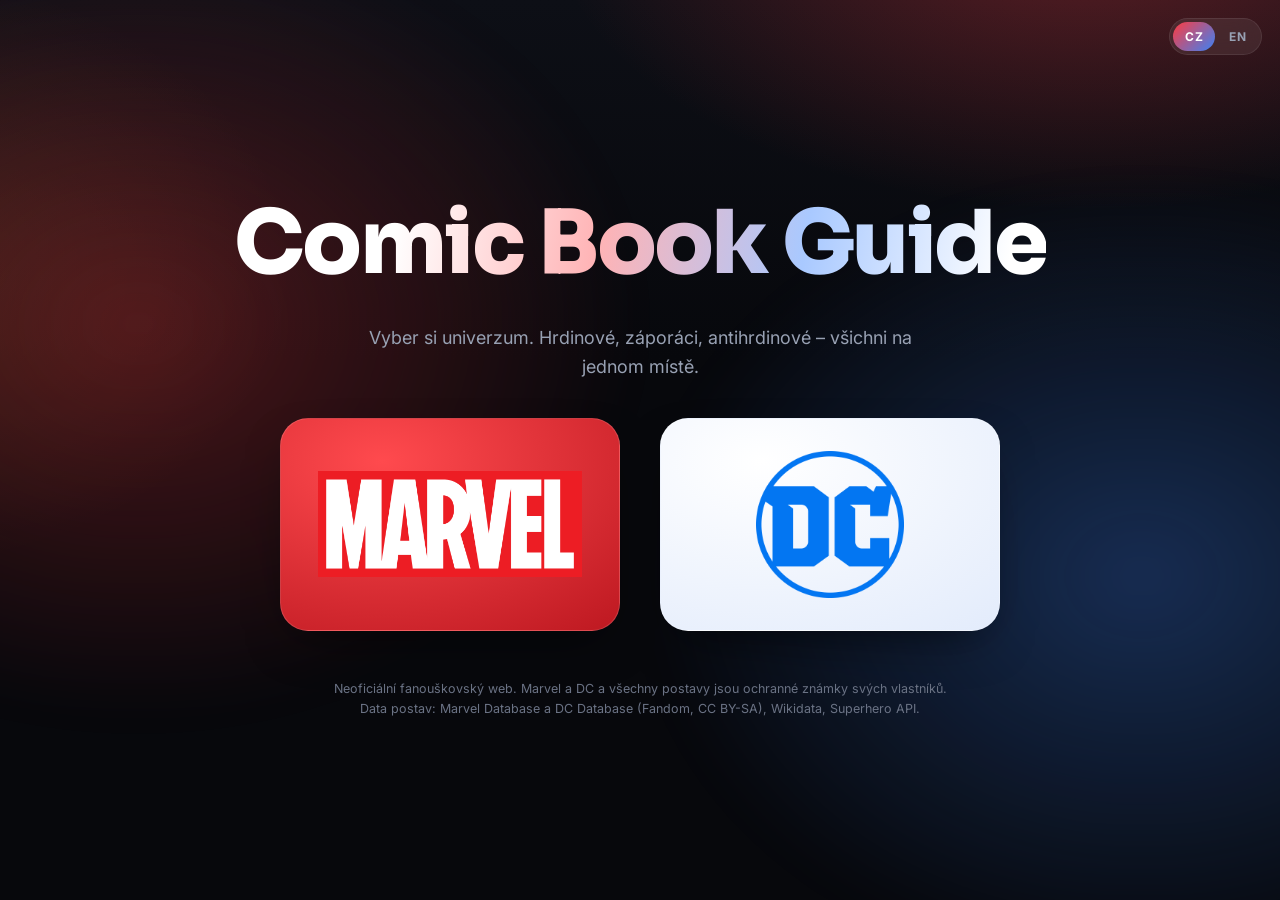
<file: index.html>
<!doctype html>
<html lang="cs">
<head>
  <meta charset="utf-8">
  <meta name="viewport" content="width=device-width, initial-scale=1">
  <!-- obrázky z Fandomu (static.wikia.nocookie.net) se s cizím referrerem nenačtou -->
  <meta name="referrer" content="no-referrer">
  <title>Comic Book Guide – Marvel &amp; DC</title>
  <link rel="preconnect" href="https://fonts.googleapis.com">
  <link rel="preconnect" href="https://fonts.gstatic.com" crossorigin>
  <link href="https://fonts.googleapis.com/css2?family=Inter:wght@400;500;600;700;800&family=Sora:wght@600;700;800&display=swap" rel="stylesheet">
  <link rel="stylesheet" href="css/style.css">
</head>
<body>
  <main class="landing">
    <h1>Comic Book Guide</h1>
    <p class="lead" data-i18n="site.lead">Vyber si univerzum. Hrdinové, záporáci, antihrdinové – všichni na jednom místě.</p>

    <nav class="choices" aria-label="Výběr univerza" data-i18n-aria="nav.choose">
      <a class="logo-link marvel" href="universe.html?u=marvel" aria-label="Marvel">
        <!-- Oficiální logo: ulož soubor jako assets/marvel-logo.png a zobrazí se místo textu -->
        <img src="assets/marvel-logo.png" alt="Marvel" onerror="this.replaceWith(Object.assign(document.createElement('span'),{className:'logo-text marvel',textContent:'MARVEL'}))">
      </a>
      <a class="logo-link dc" href="universe.html?u=dc" aria-label="DC">
        <!-- Oficiální logo: ulož soubor jako assets/dc-logo.png -->
        <img src="assets/dc-logo.png" alt="DC" onerror="this.replaceWith(Object.assign(document.createElement('span'),{className:'logo-text dc',textContent:'DC'}))">
      </a>
    </nav>

    <p class="note" data-i18n="site.note"></p>
  </main>
  <script type="module" src="js/i18n.js"></script>
</body>
</html>
</file>
<file: css/style.css>
/* =========================================================================
   Comic Book Guide – styly
   Tmavý „glass“ vzhled, barva zvýraznění podle univerza (Marvel červená, DC modrá)
   ========================================================================= */

:root {
  --bg: #07080c;
  --bg-2: #0d0f16;
  --glass: rgba(255, 255, 255, .045);
  --glass-2: rgba(255, 255, 255, .075);
  --glass-hi: rgba(255, 255, 255, .11);
  --line: rgba(255, 255, 255, .08);
  --line-2: rgba(255, 255, 255, .14);
  --text: #f2f4f8;
  --muted: #98a1b3;
  --faint: #6b7385;

  --accent: #ff3b3f;        /* přepisuje se podle univerza */
  --accent-2: #ff8a3d;
  --glow: rgba(255, 59, 63, .35);

  --hero: #34d399;
  --villain: #fb7185;
  --neutral: #fbbf24;

  --radius: 20px;
  --radius-sm: 12px;
  --shadow: 0 20px 50px -20px rgba(0, 0, 0, .7);
  --ease: cubic-bezier(.2, .8, .2, 1);

  --font: "Inter", system-ui, -apple-system, "Segoe UI", Roboto, sans-serif;
  --display: "Sora", "Inter", system-ui, sans-serif;

  /* pozadí obrázků postav (komiksový rastr) */
  --paper: #fff1dc;
  --paper-2: #f3c3a0;
}
body.marvel { --accent: #ff3b3f; --accent-2: #ff8a3d; --glow: rgba(255, 59, 63, .35); }
body.dc     { --accent: #3b82f6; --accent-2: #22d3ee; --glow: rgba(59, 130, 246, .38); --paper: #e8f1ff; --paper-2: #a8c6f4; }

/* ---------- Základ ---------- */
* { box-sizing: border-box; }
html { scroll-behavior: smooth; }
html, body { margin: 0; }
body {
  min-height: 100vh;
  background: var(--bg);
  color: var(--text);
  font-family: var(--font);
  line-height: 1.6;
  -webkit-font-smoothing: antialiased;
}
/* jemná barevná záře v pozadí celé stránky */
body::before {
  content: ""; position: fixed; inset: 0; z-index: -1; pointer-events: none;
  background:
    radial-gradient(900px 500px at 85% -10%, var(--glow), transparent 60%),
    radial-gradient(700px 500px at -10% 30%, color-mix(in srgb, var(--accent-2) 14%, transparent), transparent 60%),
    linear-gradient(180deg, var(--bg-2), var(--bg) 40%);
}
a { color: inherit; }
img { max-width: 100%; display: block; }
::selection { background: var(--accent); color: #fff; }
:focus-visible { outline: 2px solid var(--accent); outline-offset: 3px; border-radius: 8px; }

/* ---------- Horní lišta ---------- */
.topbar {
  position: sticky; top: 0; z-index: 10;
  display: flex; align-items: center; gap: 16px;
  padding: 12px clamp(16px, 4vw, 40px);
  background: rgba(7, 8, 12, .72);
  backdrop-filter: saturate(160%) blur(16px);
  -webkit-backdrop-filter: saturate(160%) blur(16px);
  border-bottom: 1px solid var(--line);
}
.topbar::after {   /* tenká barevná linka */
  content: ""; position: absolute; left: 0; right: 0; bottom: -1px; height: 1px;
  background: linear-gradient(90deg, transparent, var(--accent), var(--accent-2), transparent);
  opacity: .7;
}
.topbar a.home {
  text-decoration: none; font-family: var(--display); font-weight: 800;
  letter-spacing: .02em; font-size: 15px; white-space: nowrap;
  display: inline-flex; align-items: center; gap: 10px;
}
.topbar a.home::before {   /* malé logo-kolečko */
  content: ""; width: 22px; height: 22px; border-radius: 7px;
  background: linear-gradient(135deg, var(--accent), var(--accent-2));
  box-shadow: 0 0 18px var(--glow);
}
.topbar .crumbs { color: var(--muted); font-size: 14px; overflow: hidden; text-overflow: ellipsis; white-space: nowrap; min-width: 0; }
.topbar .crumbs a { color: var(--text); text-decoration: none; }
.topbar .crumbs a:hover { color: var(--accent); }
.topbar .switch { margin-left: auto; font-size: 14px; color: var(--muted); white-space: nowrap; }
.topbar .switch a {
  color: var(--text); text-decoration: none; font-weight: 600;
  padding: 5px 12px; border-radius: 999px; background: var(--glass-2); border: 1px solid var(--line);
  margin-left: 6px; transition: background .2s;
}
.topbar .switch a:hover { background: var(--glass-hi); }

.wrap { max-width: 1320px; margin: 0 auto; padding: 32px clamp(16px, 4vw, 40px) 80px; }

/* ---------- Přepínač jazyka ---------- */
.lang-switch {
  display: inline-flex; padding: 3px; gap: 2px; margin-left: auto; flex-shrink: 0;
  border-radius: 999px; background: var(--glass-2); border: 1px solid var(--line);
}
.topbar .switch + .lang-switch, .topbar .crumbs + .lang-switch { margin-left: 12px; }
.topbar .crumbs + .lang-switch { margin-left: auto; }
.lang-switch button {
  background: transparent; color: var(--muted); border: 0; border-radius: 999px;
  padding: 5px 12px; font: inherit; font-size: 12px; font-weight: 700; letter-spacing: .04em; cursor: pointer;
  transition: color .2s, background .2s;
}
.lang-switch button:hover { color: var(--text); }
.lang-switch button[aria-pressed="true"] { background: linear-gradient(135deg, var(--accent), var(--accent-2)); color: #fff; }
.lang-switch.floating { position: fixed; top: 18px; right: 18px; z-index: 20; backdrop-filter: blur(12px); --accent: #ff3b3f; --accent-2: #3b82f6; }

/* ---------- Úvodní stránka ---------- */
.landing {
  min-height: 100vh;
  display: flex; flex-direction: column; align-items: center; justify-content: center;
  gap: 36px; padding: 72px 16px 40px; position: relative; overflow: hidden;
}
.landing::before {
  content: ""; position: absolute; inset: -20%; z-index: -1; pointer-events: none;
  background:
    radial-gradient(40% 45% at 22% 40%, rgba(255, 59, 63, .28), transparent 70%),
    radial-gradient(40% 45% at 78% 60%, rgba(59, 130, 246, .3), transparent 70%);
  filter: blur(20px);
}
.landing h1 {
  margin: 0; text-align: center; font-family: var(--display); font-weight: 800;
  font-size: clamp(40px, 8vw, 88px); line-height: 1; letter-spacing: -.03em;
  background: linear-gradient(100deg, #fff 20%, #ffb3b5 45%, #a9c9ff 70%, #fff 95%);
  -webkit-background-clip: text; background-clip: text; color: transparent;
}
.landing p.lead { margin: 0; color: var(--muted); text-align: center; max-width: 560px; font-size: clamp(15px, 2vw, 18px); }
.choices { display: flex; gap: clamp(18px, 4vw, 40px); flex-wrap: wrap; justify-content: center; }

.logo-link {
  position: relative;
  display: flex; align-items: center; justify-content: center;
  width: min(340px, 86vw); aspect-ratio: 16 / 10;
  text-decoration: none; border-radius: 28px; overflow: hidden;
  border: 1px solid var(--line-2);
  box-shadow: var(--shadow);
  transition: transform .35s var(--ease), box-shadow .35s var(--ease);
}
.logo-link::after {   /* odlesk při najetí */
  content: ""; position: absolute; inset: 0;
  background: linear-gradient(120deg, transparent 30%, rgba(255, 255, 255, .25) 50%, transparent 70%);
  transform: translateX(-120%); transition: transform .7s var(--ease);
}
.logo-link:hover::after { transform: translateX(120%); }
.logo-link:hover, .logo-link:focus-visible { transform: translateY(-8px) scale(1.02); }
.logo-link img { max-width: 78%; max-height: 70%; object-fit: contain; position: relative; z-index: 1; }
.logo-link.marvel { background: radial-gradient(120% 120% at 30% 20%, #ff4a4e, #b5121b); }
.logo-link.marvel:hover { box-shadow: 0 30px 80px -20px rgba(255, 59, 63, .75); }
.logo-link.dc { background: radial-gradient(120% 120% at 30% 20%, #ffffff, #dfe9fb); }
.logo-link.dc:hover { box-shadow: 0 30px 80px -20px rgba(59, 130, 246, .75); }
.logo-text.marvel { color: #fff; font-family: var(--display); font-size: 64px; font-weight: 800; letter-spacing: -.02em; }
.logo-text.dc {
  width: 140px; height: 140px; border-radius: 50%; display: flex; align-items: center; justify-content: center;
  background: #0476f2; color: #fff; border: 6px solid #0476f2; box-shadow: inset 0 0 0 4px #fff;
  font-family: var(--display); font-size: 60px; font-weight: 800;
}
.landing .note { color: var(--faint); font-size: 12.5px; text-align: center; max-width: 620px; }

/* ---------- Seznam postav ---------- */
.universe-head { display: flex; flex-wrap: wrap; align-items: center; gap: 14px; margin: 8px 0 24px; }
.universe-head h1 {
  margin: 0; font-family: var(--display); font-weight: 800; letter-spacing: -.03em;
  font-size: clamp(34px, 6vw, 64px); line-height: 1;
  background: linear-gradient(100deg, #fff 30%, color-mix(in srgb, var(--accent) 60%, #fff) 70%, var(--accent-2));
  -webkit-background-clip: text; background-clip: text; color: transparent;
}
.universe-head .count {
  color: var(--text); font-size: 13px; font-weight: 600;
  padding: 5px 12px; border-radius: 999px; background: var(--glass-2); border: 1px solid var(--line);
}

.toolbar {
  position: sticky; top: var(--topbar-h, 62px); z-index: 9;
  display: flex; flex-wrap: wrap; gap: 12px; align-items: end;
  padding: 12px; margin-bottom: 32px;
  background: rgba(13, 15, 22, .78);
  backdrop-filter: saturate(160%) blur(16px);
  -webkit-backdrop-filter: saturate(160%) blur(16px);
  border: 1px solid var(--line); border-radius: var(--radius);
  box-shadow: 0 16px 40px -18px rgba(0, 0, 0, .8);
}
.toolbar label { font-size: 12px; font-weight: 600; letter-spacing: .03em; color: var(--muted); display: flex; flex-direction: column; gap: 6px; }
.toolbar label:first-child { flex: 1 1 260px; }
.toolbar input, .toolbar select {
  appearance: none; -webkit-appearance: none;
  background-color: var(--glass); color: var(--text);
  border: 1px solid var(--line); border-radius: 999px;
  padding: 11px 16px; font: inherit; font-size: 15px; min-width: 190px;
  transition: border-color .2s, background-color .2s, box-shadow .2s;
}
.toolbar input {
  width: 100%; padding-left: 42px;
  background-image: url("data:image/svg+xml,%3Csvg xmlns='http://www.w3.org/2000/svg' width='18' height='18' fill='none' stroke='%2398a1b3' stroke-width='2' stroke-linecap='round' viewBox='0 0 24 24'%3E%3Ccircle cx='11' cy='11' r='7'/%3E%3Cpath d='m20 20-3.5-3.5'/%3E%3C/svg%3E");
  background-repeat: no-repeat; background-position: 15px 50%;
}
.toolbar select {
  padding-right: 40px; cursor: pointer;
  background-image: url("data:image/svg+xml,%3Csvg xmlns='http://www.w3.org/2000/svg' width='14' height='14' fill='none' stroke='%2398a1b3' stroke-width='2.5' stroke-linecap='round' viewBox='0 0 24 24'%3E%3Cpath d='m6 9 6 6 6-6'/%3E%3C/svg%3E");
  background-repeat: no-repeat; background-position: right 16px center;
}
.toolbar select option { background: #12151d; color: var(--text); }
.toolbar input:hover, .toolbar select:hover { background-color: var(--glass-2); }
.toolbar input:focus, .toolbar select:focus {
  outline: none; border-color: color-mix(in srgb, var(--accent) 70%, transparent);
  box-shadow: 0 0 0 4px color-mix(in srgb, var(--accent) 22%, transparent);
}
.toolbar input::placeholder { color: var(--faint); }
@media (max-width: 640px) {
  .toolbar { display: grid; grid-template-columns: 1fr 1fr; gap: 8px; padding: 8px; margin-bottom: 20px; border-radius: 18px; }
  .toolbar label:first-child { grid-column: 1 / -1; }
  .toolbar label > span { position: absolute; width: 1px; height: 1px; overflow: hidden; clip: rect(0 0 0 0); white-space: nowrap; }
  .toolbar input, .toolbar select { min-width: 0; width: 100%; padding-top: 9px; padding-bottom: 9px; font-size: 16px; }
}

.grid {
  display: grid; gap: clamp(18px, 2.5vw, 30px) clamp(14px, 2vw, 24px);
  grid-template-columns: repeat(auto-fill, minmax(150px, 1fr));
}
@media (max-width: 480px) { .grid { grid-template-columns: repeat(2, 1fr); } }

.card {
  display: flex; flex-direction: column; align-items: center; gap: 10px;
  text-decoration: none; text-align: center;
  padding: 14px 10px 16px; border-radius: 24px;
  border: 1px solid transparent;
  transition: background .3s var(--ease), border-color .3s var(--ease), transform .3s var(--ease);
  animation: rise .5s var(--ease) both;
}
.card:hover, .card:focus-visible {
  background: var(--glass); border-color: var(--line); transform: translateY(-4px); outline: none;
}
@keyframes rise { from { opacity: 0; transform: translateY(8px); } to { opacity: 1; transform: none; } }

.card .name {
  font-family: var(--display); font-weight: 700; font-size: 15px; line-height: 1.2; letter-spacing: -.01em;
  min-height: 2.4em; display: flex; align-items: flex-end; justify-content: center;
}
.card .avatar {
  position: relative;
  width: 100%; aspect-ratio: 1 / 1; border-radius: 50%; overflow: hidden;
  display: flex; align-items: center; justify-content: center;
  box-shadow: 0 0 0 3px rgba(255, 255, 255, .08), 0 18px 30px -16px rgba(0, 0, 0, .9);
  transition: box-shadow .35s var(--ease), transform .35s var(--ease);
  isolation: isolate;
}
.card:hover .avatar, .card:focus-visible .avatar {
  box-shadow: 0 0 0 3px var(--accent), 0 0 34px -2px var(--glow), 0 18px 30px -16px rgba(0, 0, 0, .9);
  transform: scale(1.04);
}
.card .avatar img { width: 100%; height: 100%; object-fit: cover; object-position: 50% 15%; transition: transform .5s var(--ease); }
.card .avatar img.tall { object-position: 50% 0%; transform-origin: 50% 0%; transform: scale(1.08); }
.card .avatar img.very-tall { object-position: 50% 0%; transform-origin: 50% 0%; transform: scale(1.15); }
.card:hover .avatar img { transform: scale(1.08); }
.card:hover .avatar img.tall, .card:hover .avatar img.very-tall { transform: scale(1.22); }
.card .initials { font-family: var(--display); font-size: 40px; font-weight: 800; color: rgba(0, 0, 0, .42); letter-spacing: -.02em; }
.card .meta { font-size: 12px; color: var(--muted); display: flex; flex-wrap: wrap; align-items: center; justify-content: center; gap: 6px; }

.badge {
  display: inline-flex; align-items: center; gap: 6px;
  padding: 3px 10px; border-radius: 999px;
  font-size: 11.5px; font-weight: 700; letter-spacing: .02em;
  background: color-mix(in srgb, currentColor 14%, transparent);
  border: 1px solid color-mix(in srgb, currentColor 35%, transparent);
}
.badge::before { content: ""; width: 6px; height: 6px; border-radius: 50%; background: currentColor; box-shadow: 0 0 8px currentColor; }
.badge.good { color: var(--hero); }
.badge.bad { color: var(--villain); }
.badge.neutral { color: var(--neutral); }

.state { color: var(--muted); padding: 48px 0; text-align: center; }
.state.error { color: var(--villain); }

/* ---------- Pozadí obrázků postav (komiksový rastr) ---------- */
.backdrop {
  background:
    radial-gradient(circle, rgba(0, 0, 0, .12) 1.2px, transparent 1.6px) 0 0 / 9px 9px,
    radial-gradient(circle at 50% 35%, var(--paper) 0%, var(--paper-2) 70%, color-mix(in srgb, var(--accent) 55%, var(--paper-2)) 100%);
}
.backdrop img { mix-blend-mode: multiply; }     /* bílé i průhledné pozadí obrázku se propíše do rastru */
.backdrop img.custom { mix-blend-mode: normal; } /* vlastní obrázky se ukazují tak, jak jsou */

/* ---------- Detail postavy ---------- */
.hero-bg {   /* rozmazaný obrázek postavy za horní částí stránky */
  position: absolute; left: 0; right: 0; top: 0; height: 620px; z-index: -1; pointer-events: none;
  background-size: cover; background-position: center 20%;
  filter: blur(60px) saturate(140%); opacity: .35;
  mask-image: linear-gradient(180deg, #000 30%, transparent);
  -webkit-mask-image: linear-gradient(180deg, #000 30%, transparent);
  transition: opacity .6s;
}
.hero-layout { display: grid; grid-template-columns: minmax(260px, 420px) 1fr; gap: clamp(24px, 4vw, 48px); align-items: start; }
@media (max-width: 860px) { .hero-layout { grid-template-columns: 1fr; } }

.full-image {
  margin: 0; position: sticky; top: calc(var(--topbar-h, 62px) + 20px);
  padding: 10px; border-radius: 28px;
  background: var(--glass); border: 1px solid var(--line);
  box-shadow: var(--shadow), 0 0 80px -30px var(--glow);
}
@media (max-width: 860px) { .full-image { position: static; max-width: 460px; margin: 0 auto; } }
.full-image .frame { border-radius: 20px; overflow: hidden; display: flex; justify-content: center; padding: 18px 12px 0; isolation: isolate; }
.full-image .frame img { max-height: 74vh; width: auto; object-fit: contain; }
.full-image .credit { font-size: 12px; color: var(--faint); margin: 10px 0 4px; text-align: center; }
.full-image .credit a { color: var(--muted); }

.char-title { padding-top: 6px; }
.char-title h1 {
  margin: 0; font-family: var(--display); font-weight: 800; letter-spacing: -.035em;
  font-size: clamp(38px, 6vw, 72px); line-height: 1.02;
}
.char-title .real { color: var(--text); opacity: .75; font-size: 19px; font-weight: 500; margin: 10px 0 6px; }
.char-title .desc { color: var(--muted); margin: 0 0 14px; max-width: 60ch; }
#badges { display: flex; gap: 8px; flex-wrap: wrap; }

.panel {
  position: relative;
  background: var(--glass); border: 1px solid var(--line); border-radius: var(--radius);
  padding: clamp(18px, 2.5vw, 28px); margin-top: 22px;
  box-shadow: 0 1px 0 rgba(255, 255, 255, .04) inset;
}
.panel h2 {
  margin: 0 0 18px; font-family: var(--display); font-size: 13px; font-weight: 700;
  text-transform: uppercase; letter-spacing: .14em; color: var(--muted);
  display: flex; align-items: center; gap: 10px;
}
.panel h2::before {
  content: ""; width: 10px; height: 10px; border-radius: 3px;
  background: linear-gradient(135deg, var(--accent), var(--accent-2));
  box-shadow: 0 0 12px var(--glow);
}
.panel h3 { margin: 26px 0 8px; font-family: var(--display); font-size: 18px; color: var(--text); letter-spacing: -.01em; }
.panel h3::after { content: ""; display: block; width: 36px; height: 2px; margin-top: 6px; border-radius: 2px; background: var(--accent); }
.panel h4 { margin: 18px 0 6px; font-size: 15px; color: var(--text); }

.specs { display: grid; grid-template-columns: max-content 1fr; gap: 0; margin: 0; }
.specs dt, .specs dd { padding: 11px 0; border-top: 1px solid var(--line); }
.specs dt:first-of-type, .specs dt:first-of-type + dd { border-top: 0; }
.specs dt { color: var(--muted); font-size: 13.5px; padding-right: 24px; }
.specs dd { margin: 0; }
@media (max-width: 520px) {
  .specs { grid-template-columns: 1fr; }
  .specs dt { padding-bottom: 2px; }
  .specs dd { border-top: 0; padding-top: 0; }
}
.chips { display: flex; flex-wrap: wrap; gap: 6px; }
.chips span {
  background: var(--glass-2); border: 1px solid var(--line); border-radius: 999px;
  padding: 3px 11px; font-size: 13px; transition: border-color .2s;
}
.chips span:hover { border-color: var(--line-2); }

.stats { display: grid; gap: 14px; }
.stat { display: grid; grid-template-columns: 110px 1fr 36px; align-items: center; gap: 14px; font-size: 14px; }
.stat .bar { height: 8px; border-radius: 99px; background: var(--glass-2); overflow: hidden; }
.stat .bar span {
  display: block; height: 100%; border-radius: 99px;
  background: linear-gradient(90deg, var(--accent), var(--accent-2));
  box-shadow: 0 0 12px var(--glow);
  animation: grow 1s var(--ease) both;
  transform-origin: left;
}
@keyframes grow { from { transform: scaleX(0); } }
.stat .val { text-align: right; color: var(--text); font-weight: 600; font-variant-numeric: tabular-nums; }

.bio { font-size: 15.5px; color: #d9dee8; }
.bio p { margin: 0 0 14px; }
.bio.collapsed { max-height: 520px; overflow: hidden; position: relative; }
.bio.collapsed::after {
  content: ""; position: absolute; inset: auto 0 0 0; height: 140px;
  background: linear-gradient(transparent, rgba(16, 18, 26, .98));
}
.btn {
  display: inline-flex; align-items: center; gap: 8px;
  background: linear-gradient(135deg, var(--accent), var(--accent-2)); color: #fff;
  border: 0; border-radius: 999px; padding: 10px 20px; margin-top: 14px;
  font: inherit; font-size: 14px; font-weight: 700; text-decoration: none; cursor: pointer;
  box-shadow: 0 10px 24px -10px var(--glow);
  transition: transform .2s var(--ease), box-shadow .2s var(--ease), opacity .2s;
}
.btn:hover { transform: translateY(-2px); box-shadow: 0 14px 30px -10px var(--glow); }
.btn:disabled { opacity: .6; cursor: progress; }
.source { font-size: 12.5px; color: var(--faint); margin-top: 16px; }
.source a { color: var(--muted); }
.bio > .source:first-child { margin: 0 0 16px; padding: 10px 14px; border-radius: 12px; background: var(--glass-2); color: var(--muted); }

/* ---------- Komiksy, seriály, filmy ---------- */
.comics { display: grid; grid-template-columns: repeat(auto-fill, minmax(156px, 1fr)); gap: 18px; padding: 0; margin: 0; list-style: none; }
@media (max-width: 480px) { .comics { grid-template-columns: repeat(2, 1fr); gap: 12px; } }
.comics li {
  position: relative; overflow: hidden; border-radius: 16px;
  background: var(--glass); border: 1px solid var(--line);
  font-size: 14px; display: flex; flex-direction: column;
  transition: transform .35s var(--ease), border-color .35s var(--ease), box-shadow .35s var(--ease);
}
.comics li:hover { transform: translateY(-6px); border-color: var(--line-2); box-shadow: 0 24px 40px -20px rgba(0, 0, 0, .9), 0 0 40px -20px var(--glow); }
.comics li.first { border-color: color-mix(in srgb, var(--accent) 70%, transparent); box-shadow: 0 0 0 1px var(--accent), 0 0 30px -12px var(--glow); }
.comics .comic-link { text-decoration: none; display: flex; flex-direction: column; height: 100%; }
.comics .cover {
  position: relative; aspect-ratio: 2 / 3; overflow: hidden;
  background: linear-gradient(145deg, #171a24, #232a3a);
  display: flex; align-items: center; justify-content: center;
}
.comics .cover img { position: absolute; inset: 0; width: 100%; height: 100%; object-fit: cover; transition: transform .6s var(--ease); }
.comics li:hover .cover img { transform: scale(1.05); }
.comics .cover-ph {
  padding: 12px; text-align: center; font-family: var(--display); font-weight: 700; font-size: 15px; line-height: 1.25;
  color: var(--muted); letter-spacing: -.01em;
}
.comics .cover.has-img .cover-ph { visibility: hidden; }
.comics .comic-info { padding: 10px 12px 12px; }
.comics li small { display: block; color: var(--muted); font-size: 11.5px; letter-spacing: .02em; margin-bottom: 2px; }
.comics li.first small { color: var(--accent); font-weight: 700; }
.comics .comic-title { font-weight: 600; line-height: 1.3; }
#media-source { margin: 14px 4px 0; }

/* ---------- Pomalejší animace pro ty, kdo je nechtějí ---------- */
@media (prefers-reduced-motion: reduce) {
  *, *::before, *::after { animation: none !important; transition: none !important; scroll-behavior: auto !important; }
}

/* ---------- Doladění ---------- */
.source a.btn, .bio .source a.btn { color: #fff; }
.full-image .frame:has(img.custom) { padding: 0; background: none; }

@media (max-width: 640px) {
  .topbar { gap: 10px; padding: 10px 14px; }
  .topbar a.home { font-size: 13px; gap: 8px; }
  .topbar a.home::before { width: 18px; height: 18px; border-radius: 6px; }
  .topbar .crumbs { display: none; }
  .topbar .switch { font-size: 0; }           /* skrýt „Přepnout na“, ponechat jen tlačítko */
  .topbar .switch a { font-size: 13px; margin-left: 0; padding: 4px 10px; }
  .lang-switch button { padding: 4px 9px; }
  .universe-head { gap: 10px; margin-bottom: 18px; }
}
@media (max-width: 360px) {
  .topbar a.home { font-size: 0; }             /* na velmi úzkých displejích jen logo-čtvereček */
}

/* Detail: dokud se nenačte obrázek z Fandomu, jen animovaný rámeček */
.full-image .frame img { transition: opacity .35s var(--ease); }
.full-image .frame.loading { min-height: min(68vh, 560px); position: relative; }
.full-image .frame.loading img { opacity: 0; }
.full-image .frame.loading::after {
  content: ""; position: absolute; inset: 0;
  background: linear-gradient(100deg, transparent 30%, rgba(255, 255, 255, .35) 50%, transparent 70%) 0 0 / 250% 100%;
  animation: shimmer 1.3s linear infinite;
}
@keyframes shimmer { from { background-position: 150% 0; } to { background-position: -100% 0; } }
</file>
